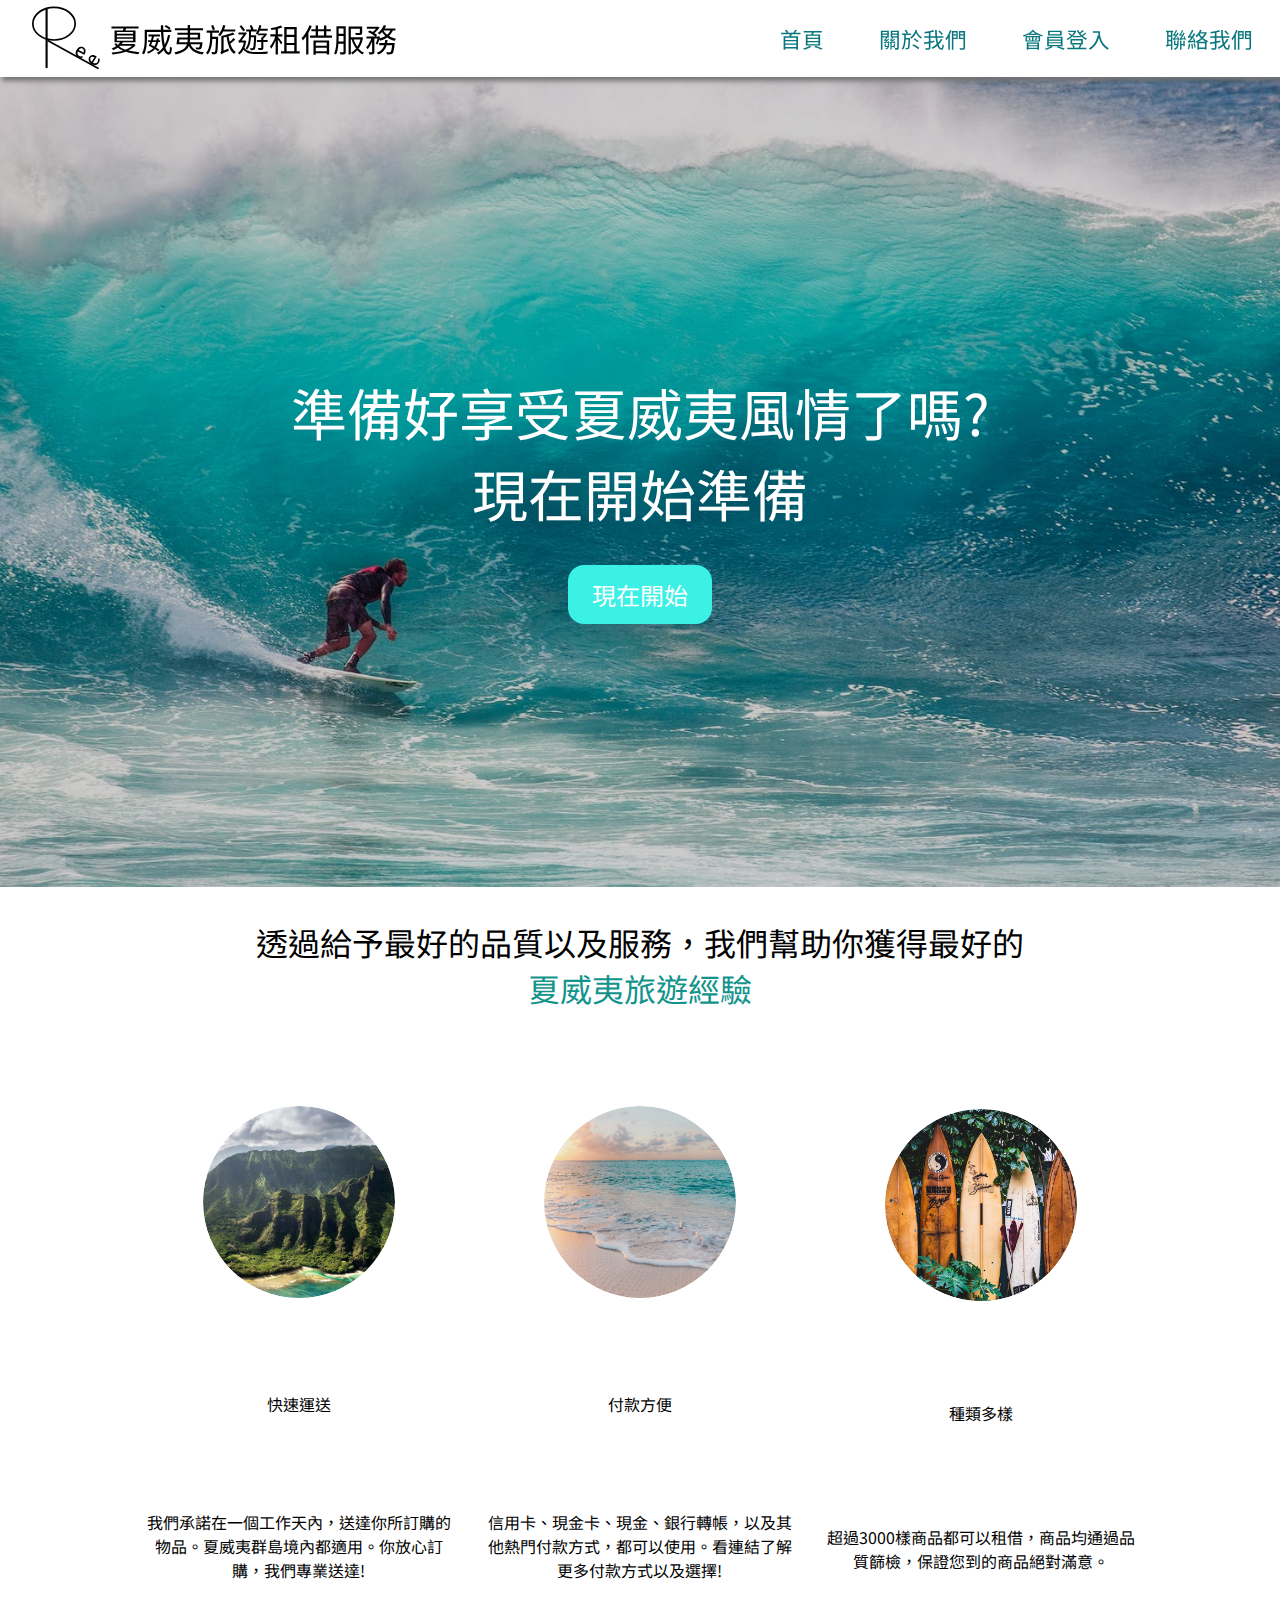
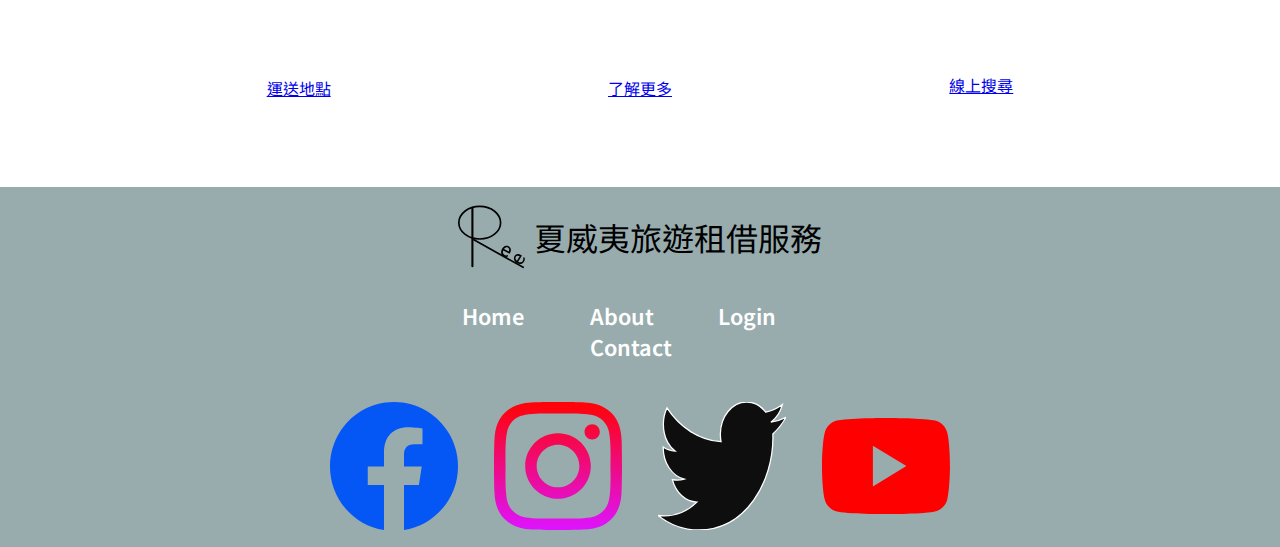
<file: index.htm>
<!DOCTYPE html>
<html lang="en">

<head>
    <meta charset="UTF-8">
    <meta http-equiv="X-UA-Compatible" content="IE=edge">
    <meta name="viewport" content="width=device-width, initial-scale=1.0">
    <title>夏威夷旅遊租借服務| 夏威夷最方便快速的旅遊出租服務網站</title>
    <meta name="description" content="我們提供夏威夷旅遊租借服務，例如:衝浪板 車子 帳篷等等。">
    <meta name="robots" content="index, follow">
    <link rel="stylesheet" href="./styles/style.css">
    <link rel="preconnect" href="https://fonts.gstatic.com">
    <link href="https://fonts.googleapis.com/css2?family=Noto+Sans+TC&display=swap" rel="stylesheet">
</head>

<body>
    <header>
        <div class="logo">
            <img src="./Icons/black logo.svg" alt="Logo">
            <h1>夏威夷旅遊租借服務</h1>
        </div>
        <nav>
            <ul>
                <li><a href="./index.htm">首頁</a></li>
                <li><a href="./about.htm">關於我們</a></li>
                <li><a href="./login.htm">會員登入</a></li>
                <li><a href="./contact.htm">聯絡我們</a></li>
            </ul>
        </nav>
    </header>
    <main>
        <section class="backImage">
            <div class="filter"></div>
            <h3>
                準備好享受夏威夷風情了嗎? <br />
                現在開始準備
            </h3>
            <button class="start">現在開始</button>
        </section>
        <section class="second">
            <h2>透過給予最好的品質以及服務，我們幫助你獲得最好的 <br />
                <span style="color:#12948c">夏威夷旅遊經驗</span>
            </h2>
            <section class="cards">
                <div class="card">
                    <div class="image-container">
                        <img src="./images/braden-jarvis-prSogOoFmkw-unsplash.jpg" alt="picture">
                    </div>
                    <h4>快速運送</h4>
                    <p>
                        我們承諾在一個工作天內，送達你所訂購的物品。夏威夷群島境內都適用。你放心訂購，我們專業送達!
                    </p>
                    <a href="#">運送地點</a>
                </div>
                <div class="card">
                    <div class="image-container">
                        <img src="./images/sean-o-KMn4VEeEPR8-unsplash.jpg" alt="picture">
                    </div>
                    <h4>付款方便</h4>
                    <p>
                        信用卡、現金卡、現金、銀行轉帳，以及其他熱門付款方式，都可以使用。看連結了解更多付款方式以及選擇!
                    </p>
                    <a href="#">了解更多</a>
                </div>
                <div class="card">
                    <div class="image-container">
                        <img src="./images/tatonomusic-FFCgotROOTY-unsplash.jpg" alt="picture">
                    </div>
                    <h4>種類多樣</h4>
                    <p>
                        超過3000樣商品都可以租借，商品均通過品質篩檢，保證您到的商品絕對滿意。
                    </p>
                    <a href="#">線上搜尋</a>
                </div>
            </section>
        </section>
    </main>
    <footer>
        <div class="logo">
            <img src="./Icons/black logo.svg" alt="Logo">
            <h1>夏威夷旅遊租借服務</h1>
        </div>

        <nav>
            <ul>
                <li><a href="./index.htm">Home</a></li>
                <li><a href="./about.htm">About</a></li>
                <li><a href="./login.htm">Login</a></li>
                <li><a href="./contact.htm">Contact</a></li>
            </ul>
        </nav>
        <section class="links">
            <a href="#"><img src="./Icons/facebook.svg" alt="facebook"></a>
            <a href="#"><img src="./Icons/instagram.svg" alt="instgram"></a>
            <a href="#"><img src="./Icons/twitter.svg" alt="twitter"></a>
            <a href="#"><img src="./Icons/youtube.svg" alt="youtube"></a>
        </section>
    </footer>
</body>

</html>
</file>
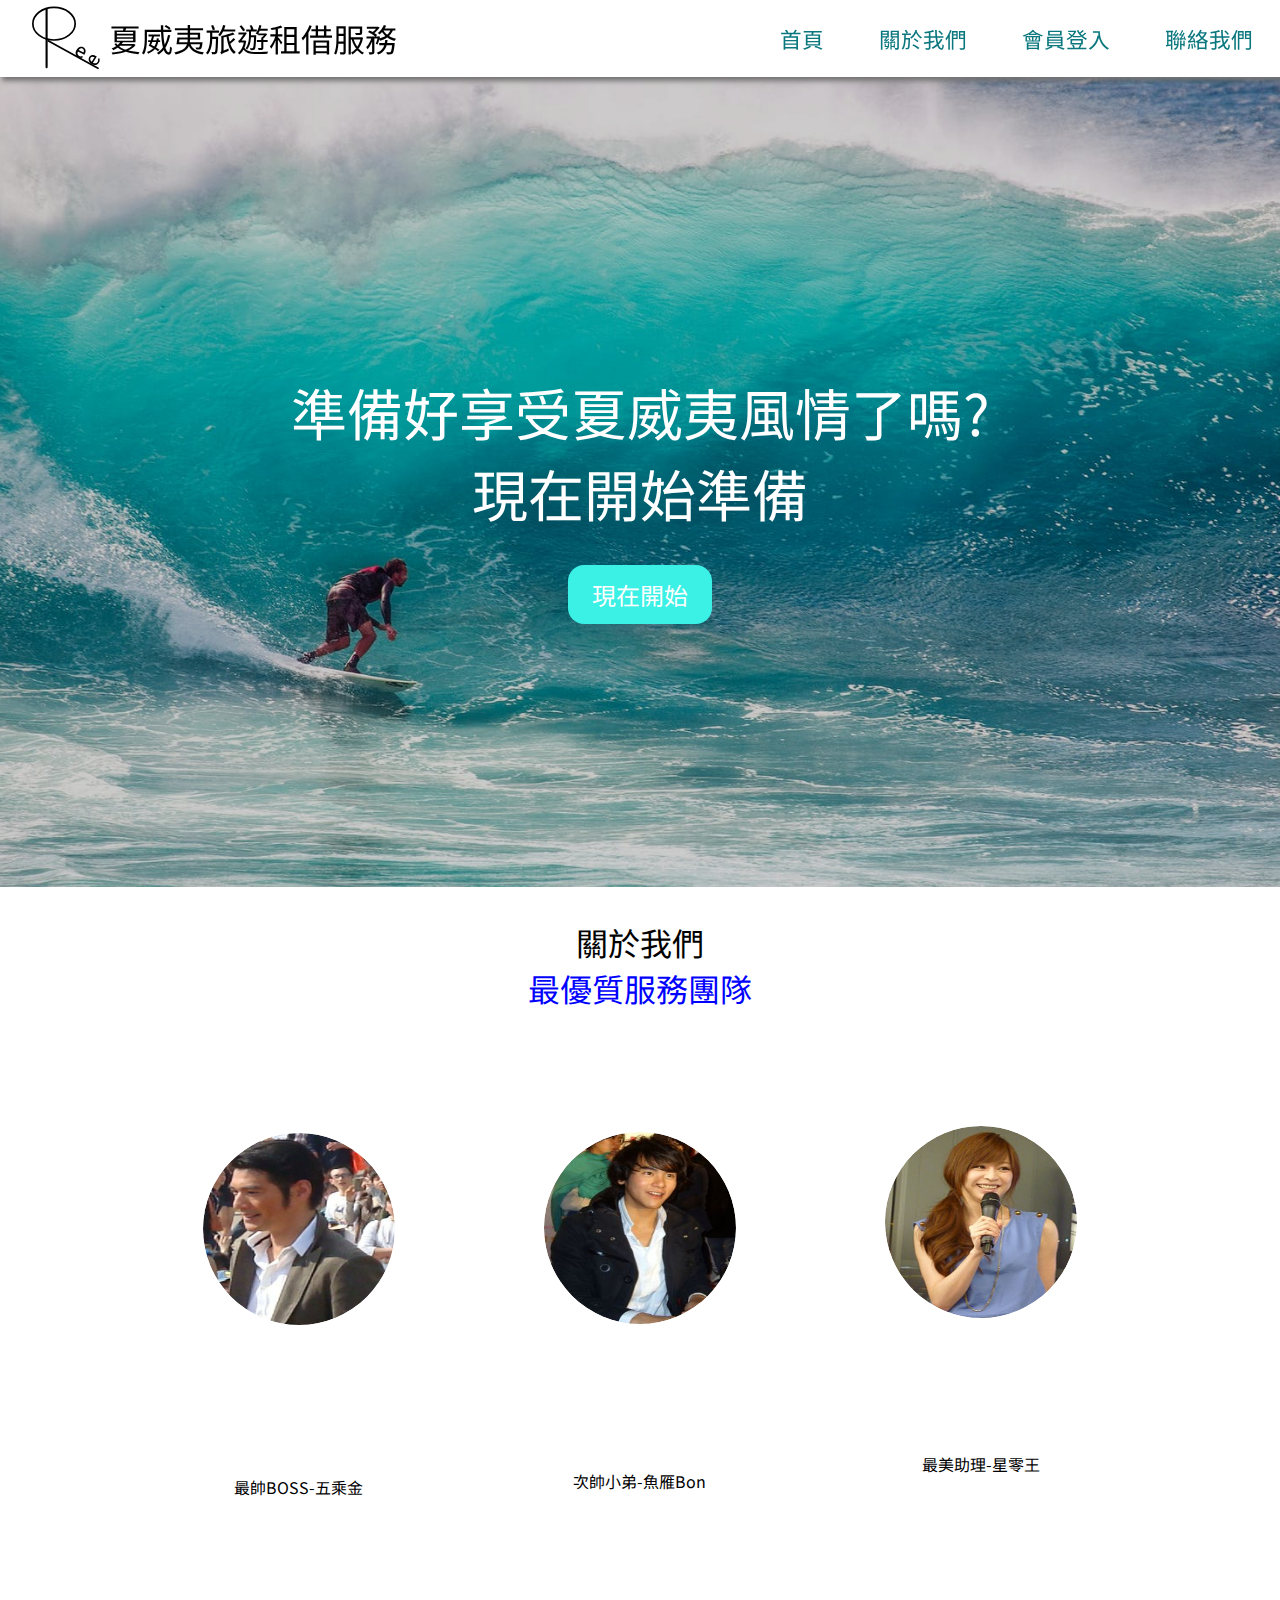
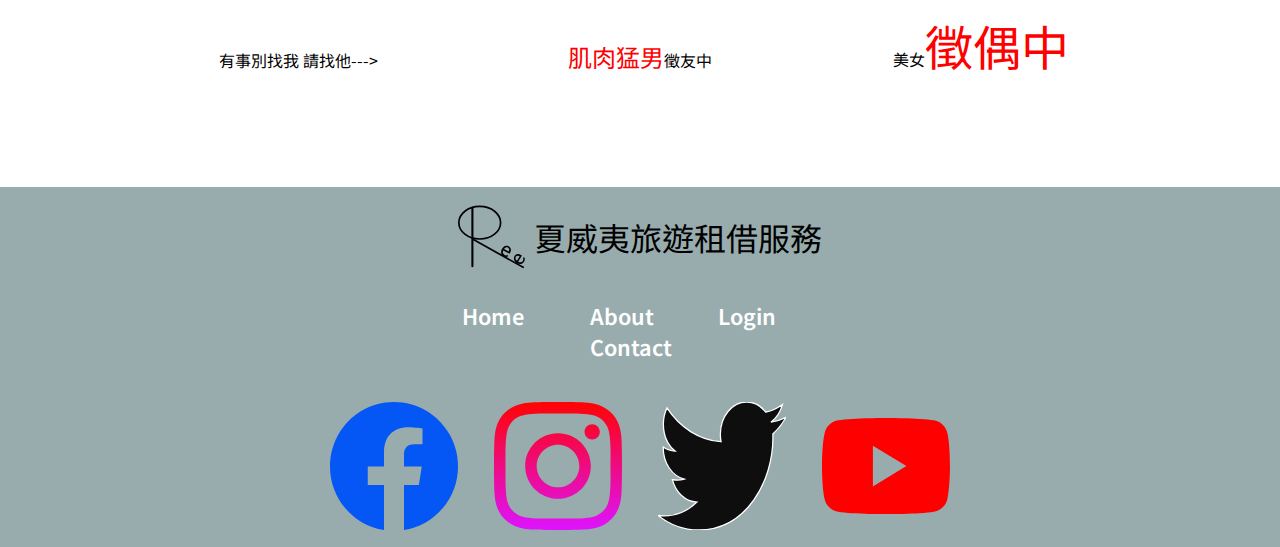
<file: about.htm>
<!DOCTYPE html>
<html lang="en">

<head>
    <meta charset="UTF-8">
    <meta http-equiv="X-UA-Compatible" content="IE=edge">
    <meta name="viewport" content="width=device-width, initial-scale=1.0">
    <title>夏威夷旅遊租借服務| 夏威夷最方便快速的旅遊出租服務網站</title>
    <meta name="description" content="我們提供夏威夷旅遊租借服務，例如:衝浪板 車子 帳篷等等。">
    <meta name="robots" content="index, follow">
    <link rel="stylesheet" href="./styles/style.css">
    <link rel="preconnect" href="https://fonts.gstatic.com">
    <link href="https://fonts.googleapis.com/css2?family=Noto+Sans+TC&display=swap" rel="stylesheet">
</head>

<body>
    <header>
        <div class="logo">
            <img src="./Icons/black logo.svg" alt="Logo">
            <h1>夏威夷旅遊租借服務</h1>
        </div>
        <nav>
            <ul>
                <li><a href="./index.htm">首頁</a></li>
                <li><a href="./about.htm">關於我們</a></li>
                <li><a href="./login.htm">會員登入</a></li>
                <li><a href="./contact.htm">聯絡我們</a></li>
            </ul>
        </nav>
    </header>
    <main>
        <section class="backImage">
            <div class="filter"></div>
            <h3>
                準備好享受夏威夷風情了嗎? <br />
                現在開始準備
            </h3>
            <button class="start">現在開始</button>
        </section>
        <section class="second">
            <h2>關於我們 <br />
                <span style="color:blue">最優質服務團隊</span>
            </h2>
            <section class="cards">
                <div class="card">
                    <div class="image-container">
                        <a href="https://zh.m.wikipedia.org/zh-tw/%E9%87%91%E5%9F%8E%E6%AD%A6"><img src="./images/1.jpg" alt="picture"></a>
                    </div>
                    <h4>最帥BOSS-五乘金</h4>
                    <p>
                        有事別找我 請找他--->
                    </p>
                </div>
                <div class="card">
                    <div class="image-container">
                        <a href="https://zh.m.wikipedia.org/zh-tw/%E5%BD%AD%E4%BA%8E%E6%99%8F"><img src="./images/2.jpg" alt="picture"></a>
                    </div>
                    <h4>次帥小弟-魚雁Bon</h4>
                    <p>
                        <font color="red" size="5">肌肉猛男</font>徵友中
                    </p>
                </div>
                <div class="card">
                    <div class="image-container">
                        <a href="https://zh.m.wikipedia.org/zh-tw/%E7%8E%8B%E5%BF%83%E5%87%8C"><img src="./images/3.jpg" alt="picture"></a>
                    </div>
                    <h4>最美助理-星零王</h4>
                    <p>
                        美女<font color="red" size="15px">徵偶中</font>
                    </p>
                </div>
            </section>
        </section>
    </main>
    <footer>
        <div class="logo">
            <img src="./Icons/black logo.svg" alt="Logo">
            <h1>夏威夷旅遊租借服務</h1>
        </div>

        <nav>
            <ul>
                <li><a href="./index.htm">Home</a></li>
                <li><a href="./about.htm">About</a></li>
                <li><a href="./login.htm">Login</a></li>
                <li><a href="./contact.htm">Contact</a></li>
            </ul>
        </nav>
        <section class="links">
            <a href="#"><img src="./Icons/facebook.svg" alt="facebook"></a>
            <a href="#"><img src="./Icons/instagram.svg" alt="instgram"></a>
            <a href="#"><img src="./Icons/twitter.svg" alt="twitter"></a>
            <a href="#"><img src="./Icons/youtube.svg" alt="youtube"></a>
        </section>
    </footer>
</body>

</html>
</file>
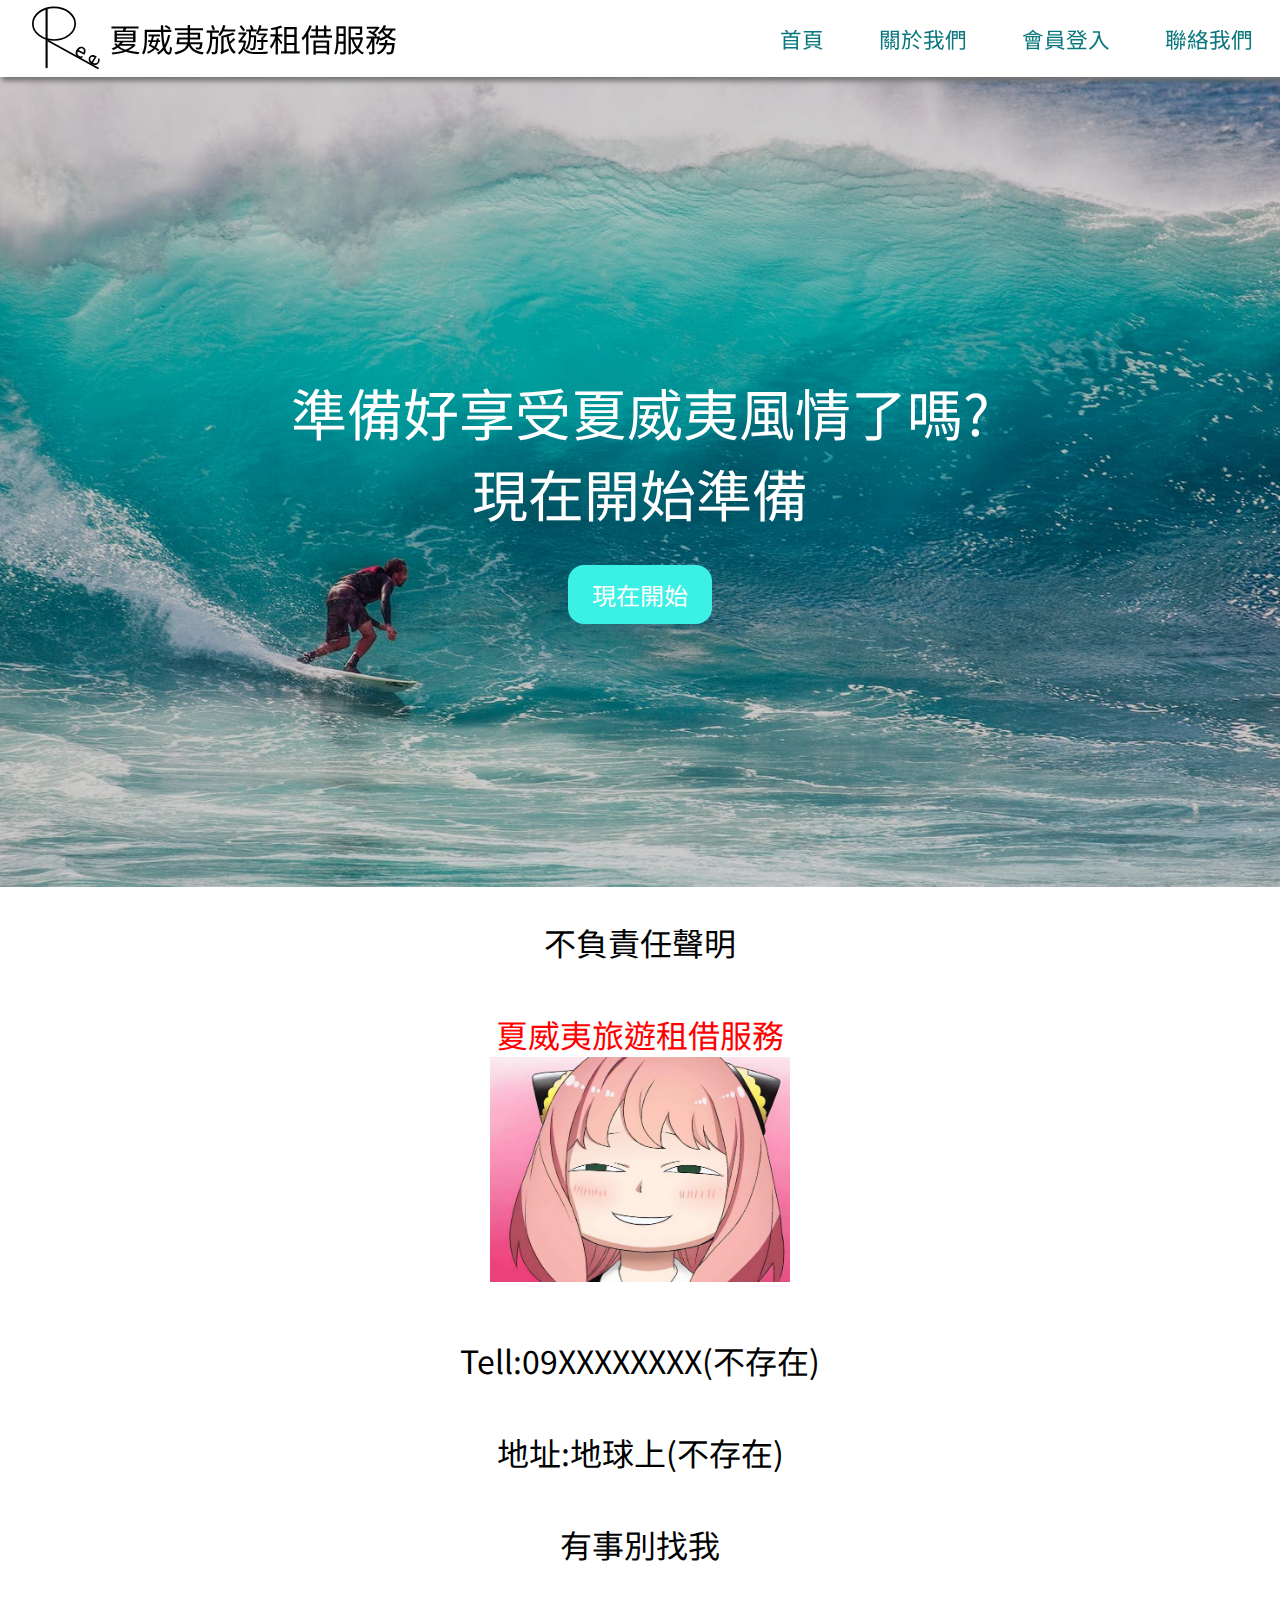
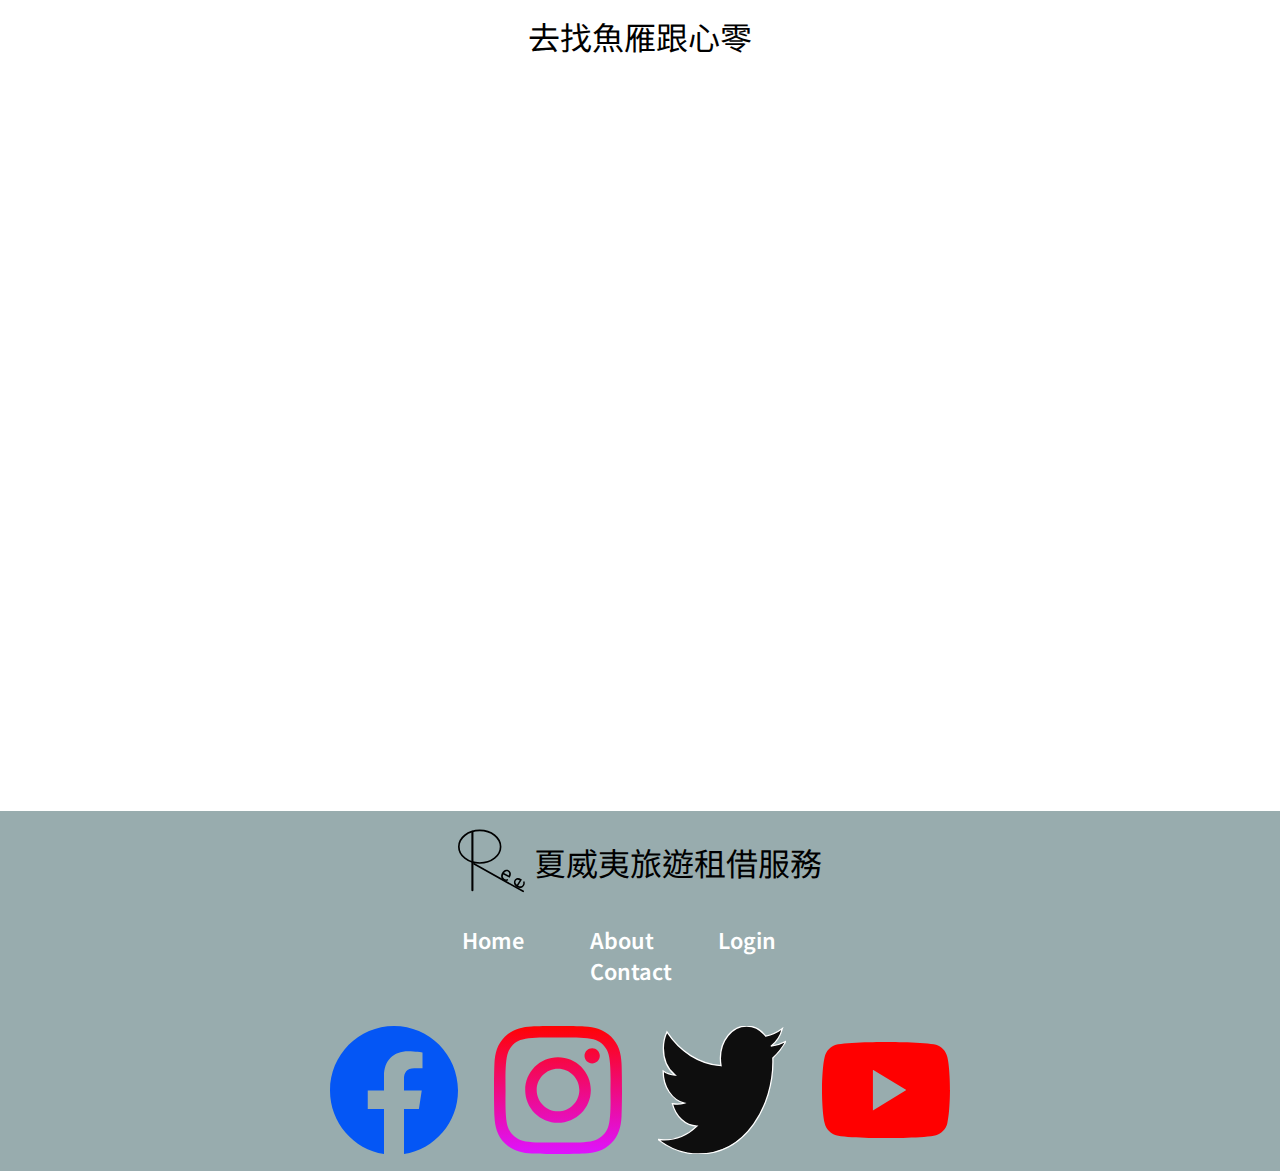
<file: contact.htm>
<!DOCTYPE html>
<html lang="en">

<head>
    <meta charset="UTF-8">
    <meta http-equiv="X-UA-Compatible" content="IE=edge">
    <meta name="viewport" content="width=device-width, initial-scale=1.0">
    <title>夏威夷旅遊租借服務| 夏威夷最方便快速的旅遊出租服務網站</title>
    <meta name="description" content="我們提供夏威夷旅遊租借服務，例如:衝浪板 車子 帳篷等等。">
    <meta name="robots" content="index, follow">
    <link rel="stylesheet" href="./styles/style.css">
    <link rel="preconnect" href="https://fonts.gstatic.com">
    <link href="https://fonts.googleapis.com/css2?family=Noto+Sans+TC&display=swap" rel="stylesheet">
</head>

<body>
    <header>
        <div class="logo">
            <img src="./Icons/black logo.svg" alt="Logo">
            <h1>夏威夷旅遊租借服務</h1>
        </div>
        <nav>
            <ul>
                <li><a href="./index.htm">首頁</a></li>
                <li><a href="./about.htm">關於我們</a></li>
                <li><a href="./login.htm">會員登入</a></li>
                <li><a href="./contact.htm">聯絡我們</a></li>
            </ul>
        </nav>
    </header>
    <main>
        <section class="backImage">
            <div class="filter"></div>
            <h3>
                準備好享受夏威夷風情了嗎? <br />
                現在開始準備
            </h3>
            <button class="start">現在開始</button>
        </section>
        <section class="second">
            <h2>不負責任聲明<br /> <br>
                <span style="color:red">夏威夷旅遊租借服務</span>
                <br>
                <img src="./images/4.jpg" alt="" width="300">
                <br>
                <br>
                Tell:09XXXXXXXX(不存在)
                <br>
                <br>
                地址:地球上(不存在)
                <br>
                <br>
                有事別找我
                <br>
                <br>
                去找魚雁跟心零
            </h2>
            <section class="cards">
            </section>
        </section>
    </main>
    <footer>
        <div class="logo">
            <img src="./Icons/black logo.svg" alt="Logo">
            <h1>夏威夷旅遊租借服務</h1>
        </div>

        <nav>
            <ul>
                <li><a href="./index.htm">Home</a></li>
                <li><a href="./about.htm">About</a></li>
                <li><a href="./login.htm">Login</a></li>
                <li><a href="./contact.htm">Contact</a></li>
            </ul>
        </nav>
        <section class="links">
            <a href="#"><img src="./Icons/facebook.svg" alt="facebook"></a>
            <a href="#"><img src="./Icons/instagram.svg" alt="instgram"></a>
            <a href="#"><img src="./Icons/twitter.svg" alt="twitter"></a>
            <a href="#"><img src="./Icons/youtube.svg" alt="youtube"></a>
        </section>
    </footer>
</body>

</html>
</file>
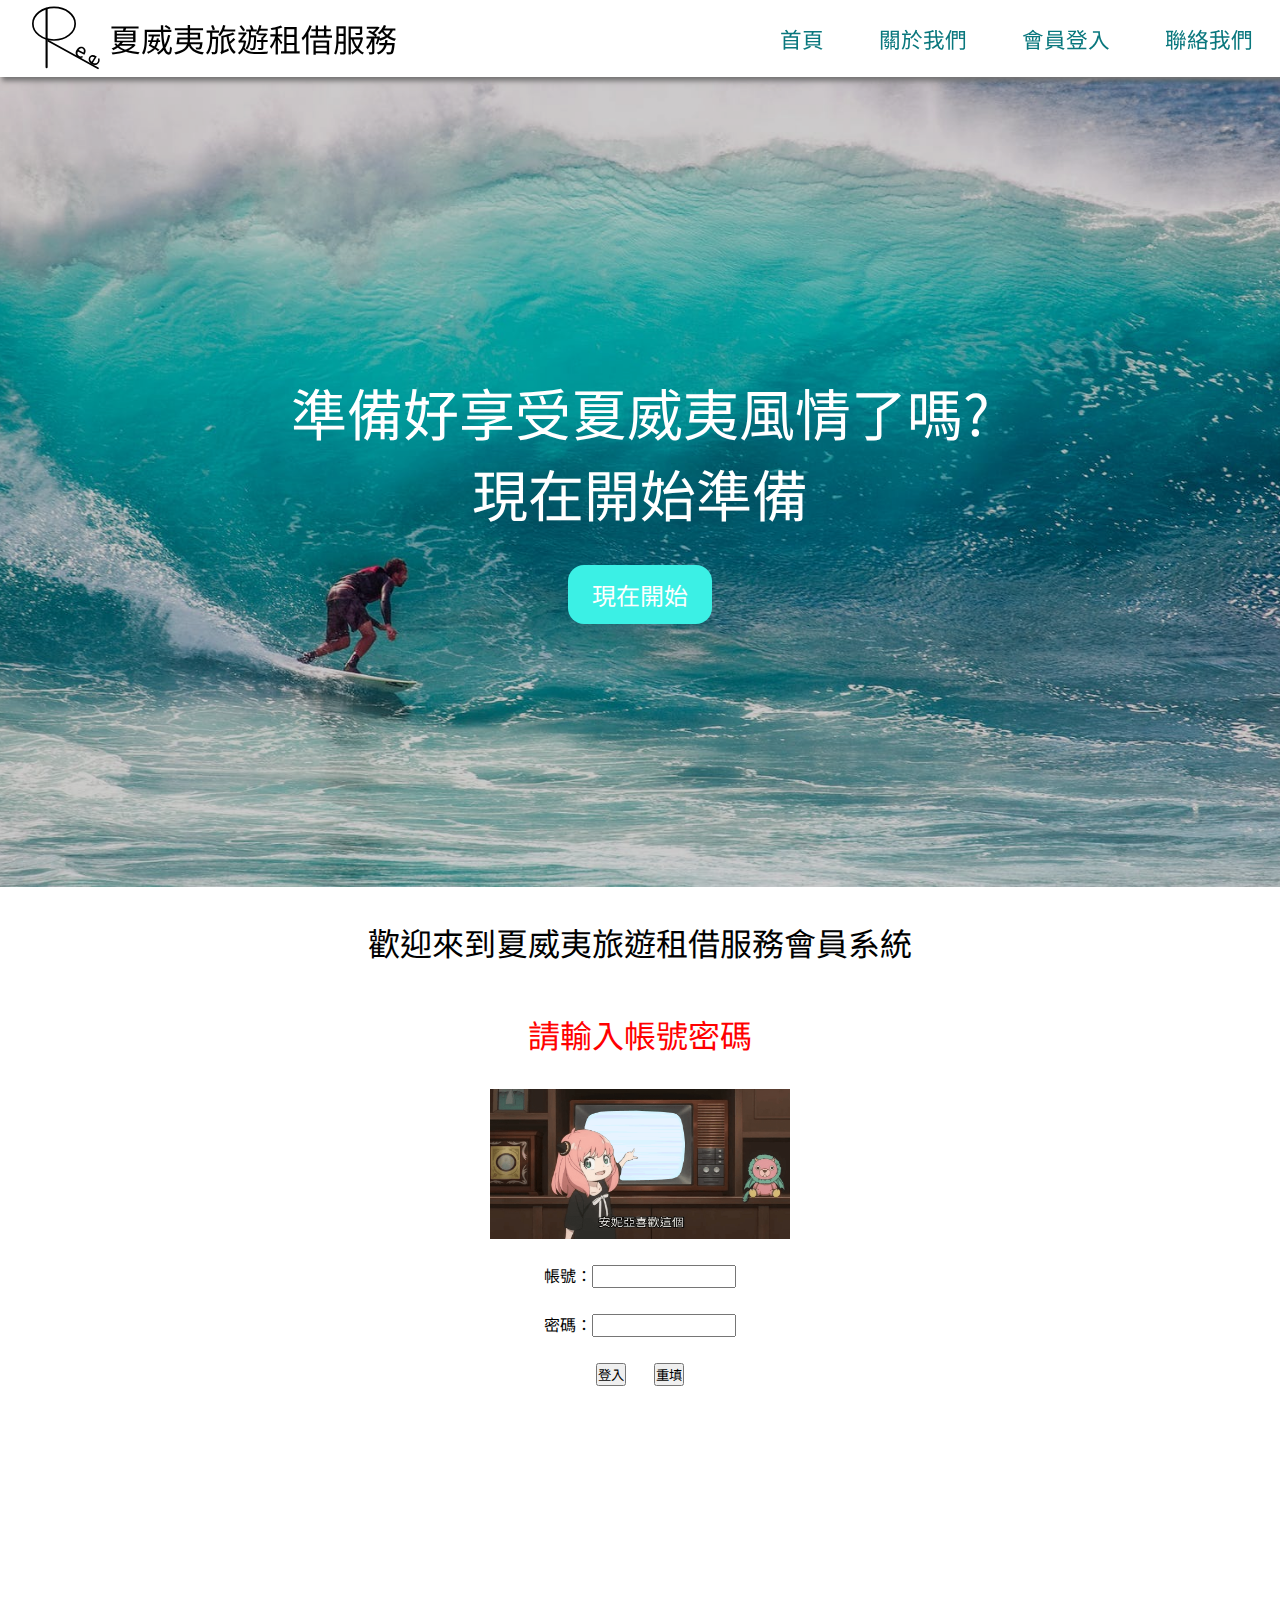
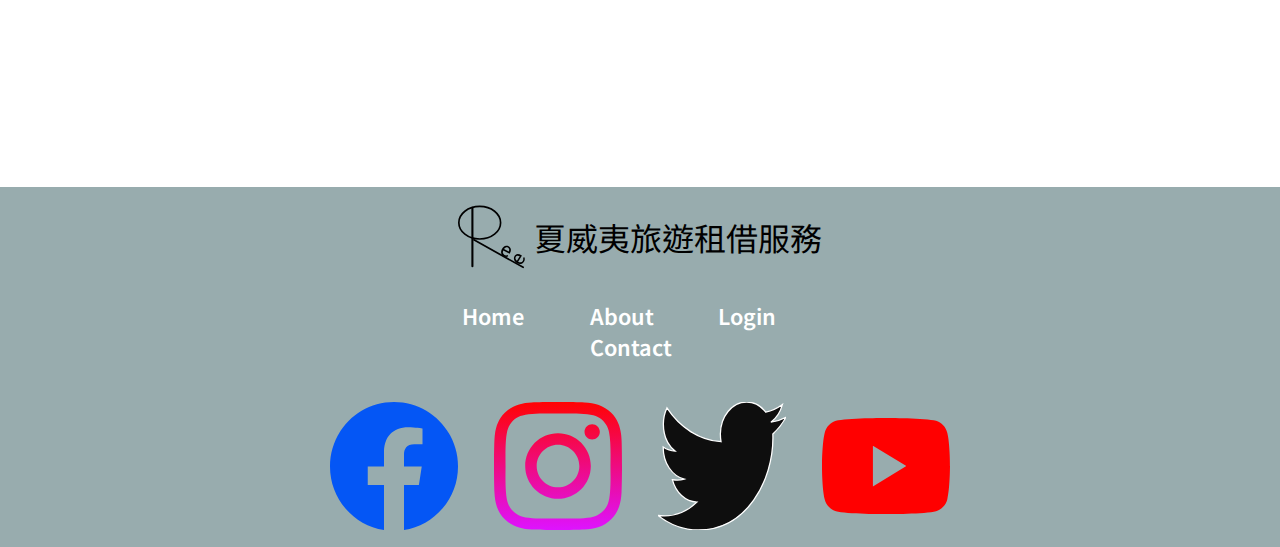
<file: login.htm>
<!DOCTYPE html>
<html lang="en">

<head>
    <meta charset="UTF-8">
    <meta http-equiv="X-UA-Compatible" content="IE=edge">
    <meta name="viewport" content="width=device-width, initial-scale=1.0">
    <title>夏威夷旅遊租借服務| 夏威夷最方便快速的旅遊出租服務網站</title>
    <meta name="description" content="我們提供夏威夷旅遊租借服務，例如:衝浪板 車子 帳篷等等。">
    <meta name="robots" content="index, follow">
    <link rel="stylesheet" href="./styles/style.css">
    <link rel="preconnect" href="https://fonts.gstatic.com">
    <link href="https://fonts.googleapis.com/css2?family=Noto+Sans+TC&display=swap" rel="stylesheet">
</head>

<body>
    <header>
        <div class="logo">
            <img src="./Icons/black logo.svg" alt="Logo">
            <h1>夏威夷旅遊租借服務</h1>
        </div>
        <nav>
            <ul>
                <li><a href="./index.htm">首頁</a></li>
                <li><a href="./about.htm">關於我們</a></li>
                <li><a href="./login.htm">會員登入</a></li>
                <li><a href="./contact.htm">聯絡我們</a></li>
            </ul>
        </nav>
    </header>
    <main>
        <section class="backImage">
            <div class="filter"></div>
            <h3>
                準備好享受夏威夷風情了嗎? <br />
                現在開始準備
            </h3>
            <button class="start">現在開始</button>
        </section>
        <section class="second">
            <h2>歡迎來到夏威夷旅遊租借服務會員系統<br /> <br />
                <span style="color:red">請輸入帳號密碼</span>
            </h2>
            <img src="./images/1.png" alt="" width="300px" height="150px">
            <br>
            <form method="post" action="./index.htm">
                帳號：<input type="text" name="idname" value="">
                <p>
                    <br>
                    密碼：<input type="password" name="idpa" value="">
                <p>
                    <br>
                    <input type="submit" name="submit" value="登入">
                    &nbsp;&nbsp;&nbsp;&nbsp;&nbsp;
                    <input type="reset" name="reset" value="重填">
        </section>
    </main>
    <footer>
        <div class="logo">
            <img src="./Icons/black logo.svg" alt="Logo">
            <h1>夏威夷旅遊租借服務</h1>
        </div>

        <nav>
            <ul>
                <li><a href="./index.htm">Home</a></li>
                <li><a href="./about.htm">About</a></li>
                <li><a href="./login.htm">Login</a></li>
                <li><a href="./contact.htm">Contact</a></li>
            </ul>
        </nav>
        <section class="links">
            <a href="#"><img src="./Icons/facebook.svg" alt="facebook"></a>
            <a href="#"><img src="./Icons/instagram.svg" alt="instgram"></a>
            <a href="#"><img src="./Icons/twitter.svg" alt="twitter"></a>
            <a href="#"><img src="./Icons/youtube.svg" alt="youtube"></a>
        </section>
    </footer>
</body>

</html>
</file>
<file: styles/style.css>
* {
  padding: 0;
  margin: 0;
  box-sizing: border-box;
  font-family: "Noto Sans TC", sans-serif;
}

h1,
h2,
h3,
h4,
h5,
h6 {
  font-weight: normal;
}

header {
  display: flex;
  align-items: center;
  flex-wrap: wrap;
  position: -webkit-sticky;
  position: sticky;
  top: 0;
  z-index: 3;
  background-color: white;
  box-shadow: 3px 3px 5px 1px #757474;
}
header div.logo {
  display: flex;
  align-items: center;
  flex: 5 1 400px;
  margin-left: 2rem;
}
header div.logo img {
  width: 6vw;
  height: 6vw;
}
header nav {
  flex: 2 1 400px;
}
header nav ul {
  display: flex;
  list-style-type: none;
  justify-content: space-around;
}
header nav ul li a {
  color: #09777d;
  text-decoration: none;
  font-size: 1.35rem;
}

main section.backImage {
  min-height: 90vh;
  width: 100%;
  background-image: url("../images/pexels-photo-416676.jpeg");
  background-size: cover;
  background-position: center;
  position: relative;
  z-index: 0;
  display: flex;
  justify-content: center;
  align-items: center;
  flex-direction: column;
  text-align: center;
}
main div.filter {
  background-color: rgba(0, 0, 0, 0.2);
  width: 100%;
  min-height: 90vh;
  position: absolute;
  top: 0;
  z-index: -1;
}
main h3 {
  font-size: 3.5rem;
  color: white;
  margin: 2rem 0rem;
}
main button.start {
  background-color: #3bf0e5;
  padding: 0.75rem 1.5rem;
  font-size: 1.5rem;
  color: white;
  border: none;
  border-radius: 1rem;
  cursor: pointer;
}

@media screen and (max-width: 550px) {
  header div.logo {
    margin-left: 0.5rem;
  }
  header div.logo img {
    margin: 1rem 0rem;
    width: 15vw;
    height: 15vw;
    border-radius: 50%;
  }
  header div.logo h4 {
    font-size: 2rem;
    margin: 1rem 0rem;
  }
  header div.logo p {
    font-size: 1.25rem;
  }
  header div.logo a {
    margin: 1rem 0rem;
    text-decoration: none;
    padding: 1rem 1.5rem;
    background-color: #09777d;
    color: white;
    font-size: 1.25rem;
  }
  footer div.logo img {
    width: 15vw;
    height: 15vw;
  }
  section.links {
    margin-top: 1rem;
  }
  section.links a img {
    width: 10vw;
    height: 10vw;
  }
}
section.second {
  min-height: 100vh;
  display: flex;
  flex-direction: column;
  align-items: center;
  text-align: center;
}
section.second h2 {
  font-size: 2rem;
  margin: 2rem 0rem;
}
section.second section.cards {
  display: flex;
  width: 80%;
  min-height: 80vh;
  flex-wrap: wrap;
}
section.second section.cards div.card {
  display: flex;
  flex-direction: column;
  align-items: center;
  justify-content: space-around;
  padding: 1rem;
  flex: 1 1 300px;
}
section.second section.cards div.card img {
  width: 15vw;
  height: 15vw;
  border-radius: 50%;
}

@media screen and (max-width: 700px) {
  main section.second section.cards div.card img {
    width: 40vw;
    height: 40vw;
  }
}
footer {
  display: flex;
  flex-direction: column;
  align-items: center;
  min-height: 40vh;
  justify-content: space-around;
  background-color: rgb(152, 172, 174);
}
footer div.logo {
  display: flex;
  align-items: center;
}
footer div.logo img {
  width: 6vw;
  height: 6vw;
}
footer nav {
  width: 30%;
}
footer nav ul {
  display: flex;
  list-style-type: none;
  width: 100%;
  justify-content: space-around;
  flex-wrap: wrap;
}
footer nav ul li {
  flex-basis: 100px;
}
footer nav ul li a {
  color: white;
  text-decoration: none;
  font-size: 1.35rem;
  font-weight: 600;
}
footer section.links {
  margin-top: 1rem;
}
footer section.links a {
  margin: 0rem 1rem;
}
footer section.links a img {
  width: 10vw;
  height: 10vw;
}

/* width */
::-webkit-scrollbar {
  width: 20px;
}

/* Track */
::-webkit-scrollbar-track {
  background: #bfcfd0;
}

/* Handle */
::-webkit-scrollbar-thumb {
  background: #10959a;
}

/* Handle on hover */
::-webkit-scrollbar-thumb:hover {
  background: rgb(196, 22, 22);
}

div.image-container {
  overflow: hidden;
  width: 15vw;
  height: 15vw;
  border-radius: 50%;
}
div.image-container img {
  width: 15vw;
  height: 15vw;
  border-radius: 50%;
  transition: all 0.5s;
}
div.image-container img:hover {
  transform: scale(1.2);
}/*# sourceMappingURL=style.css.map */
</file>
